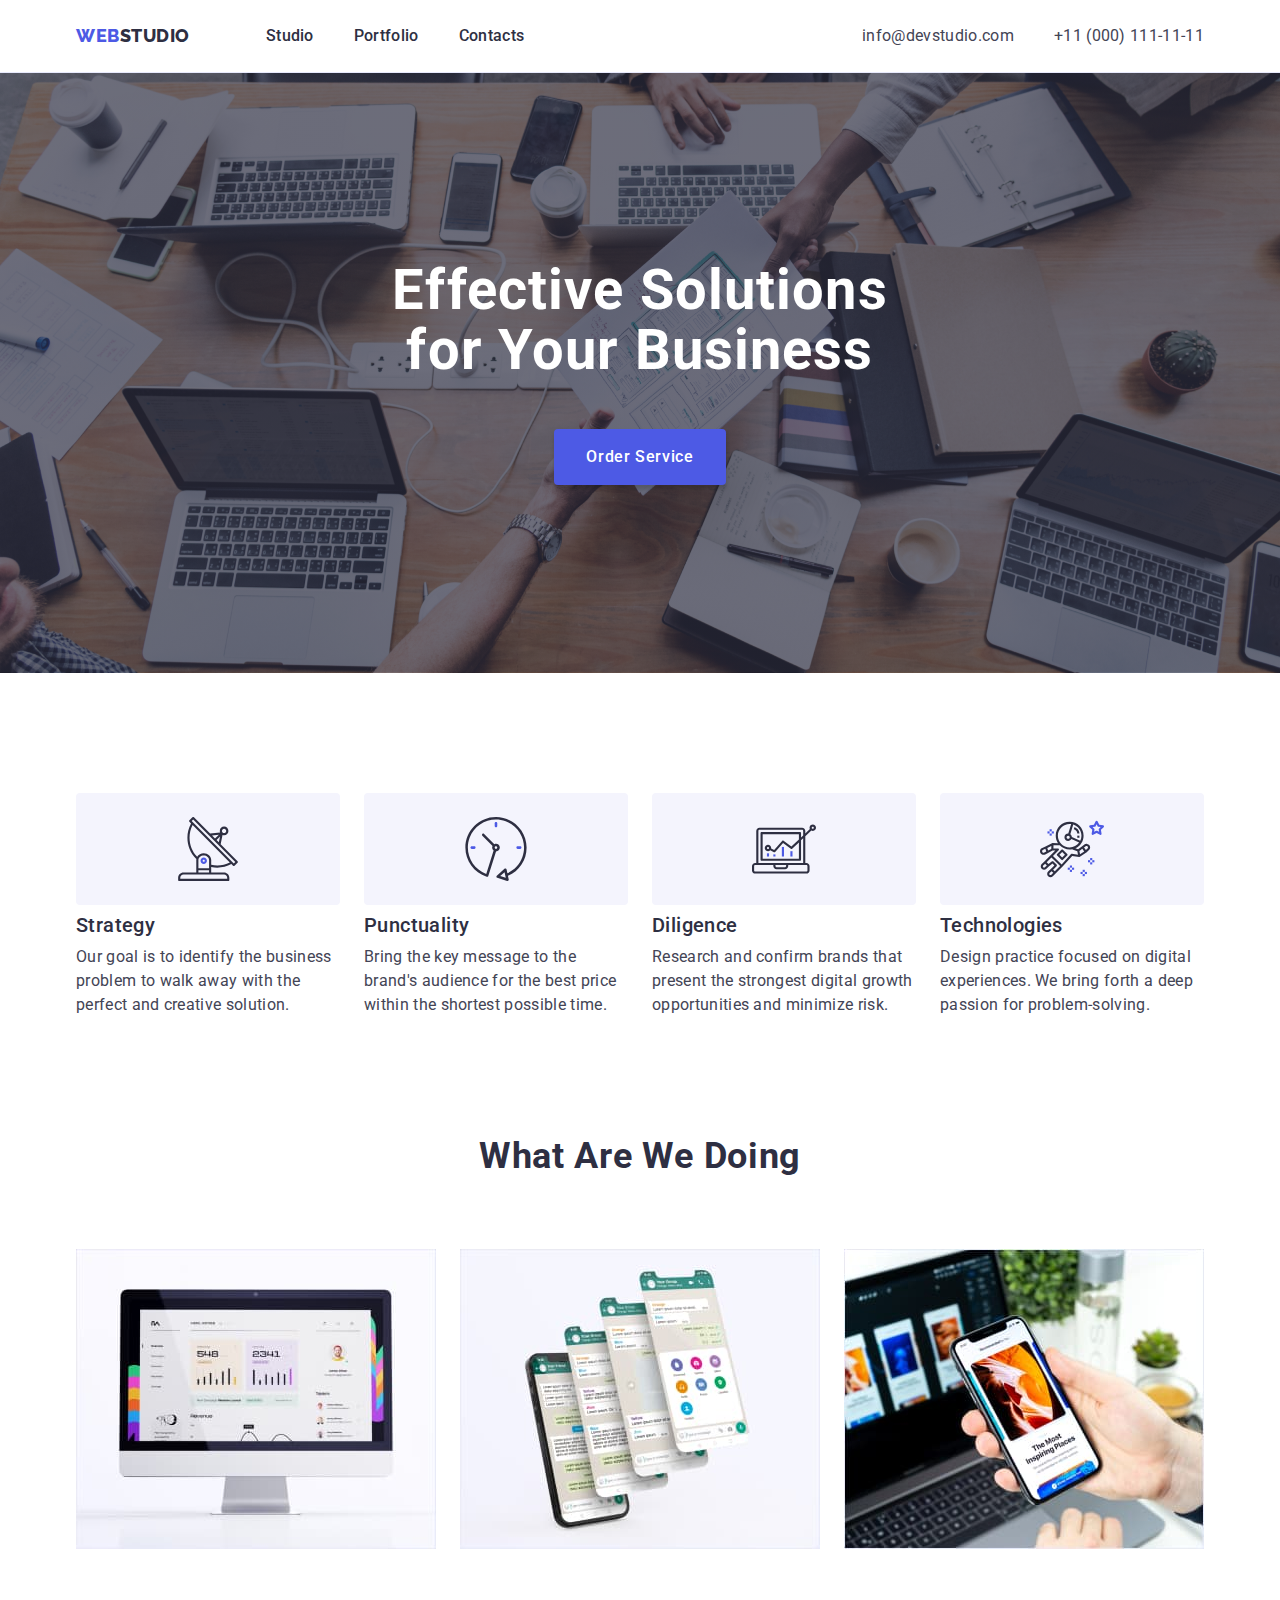
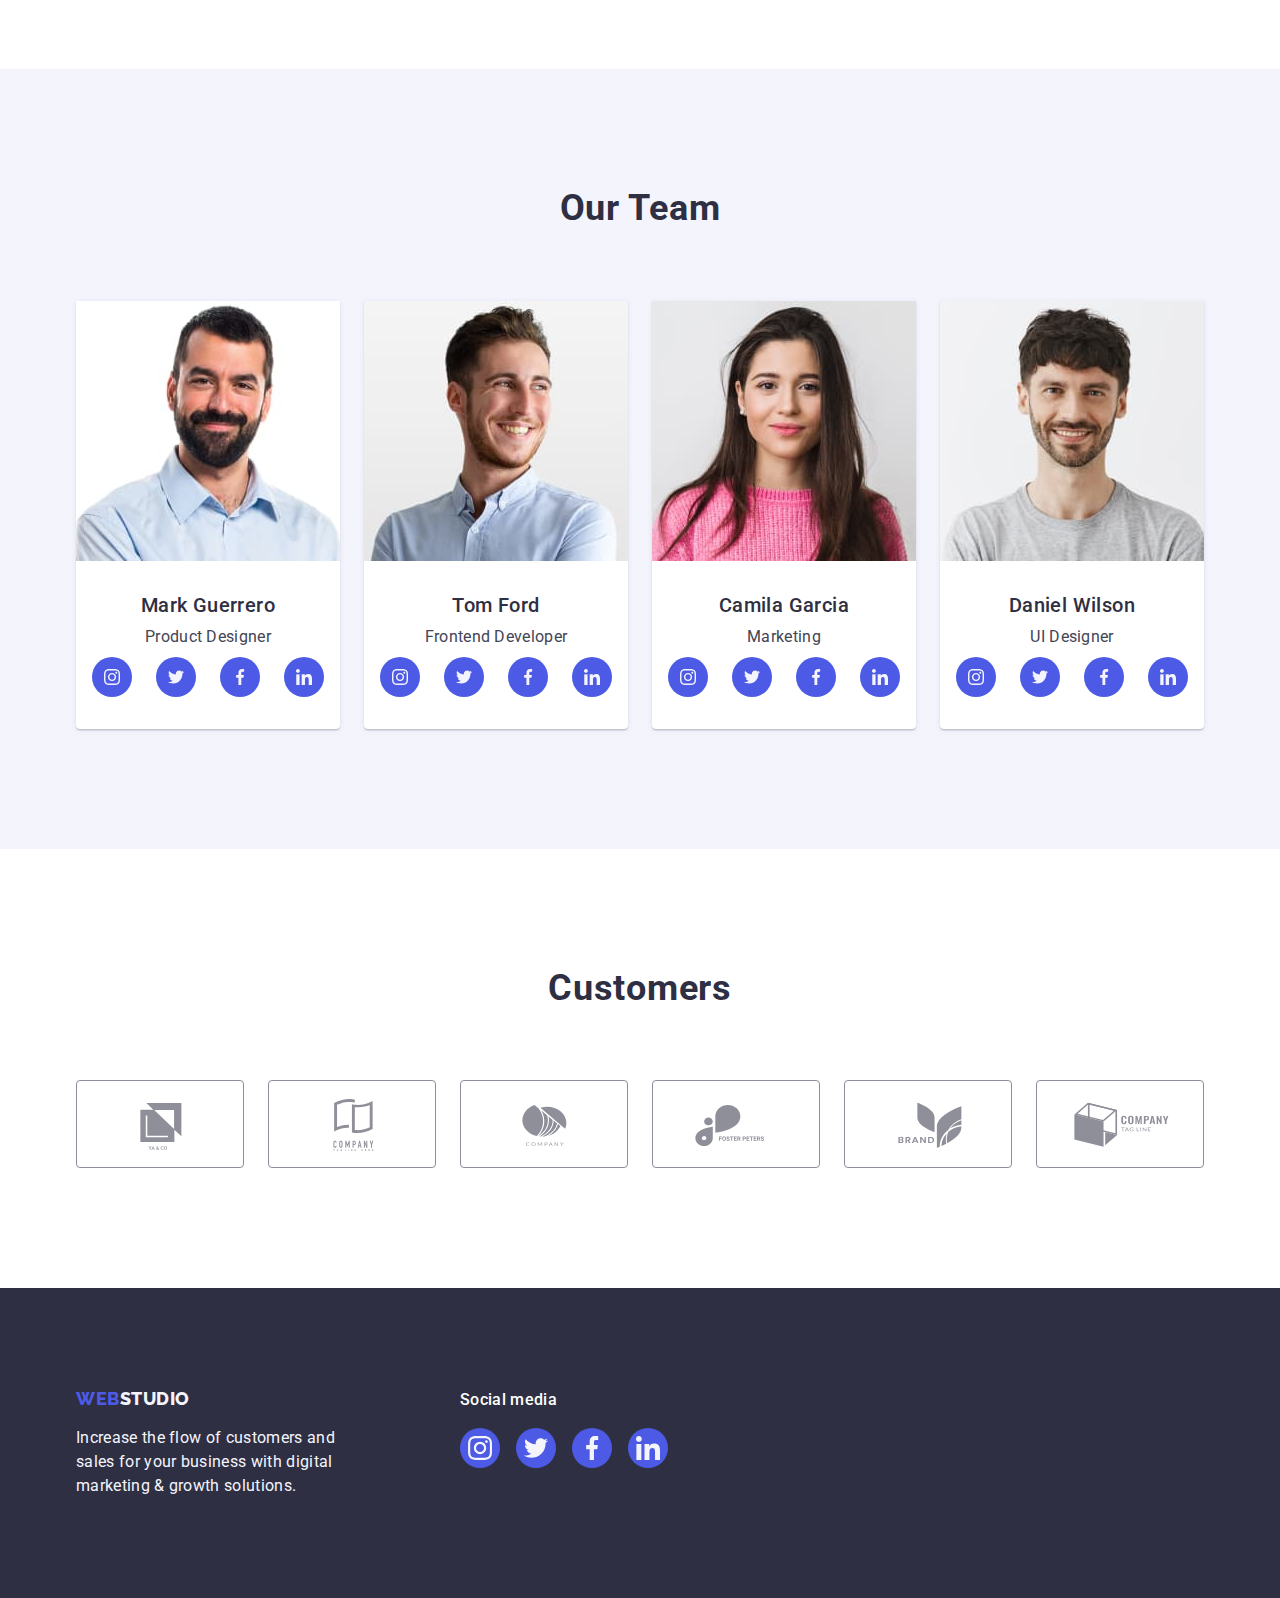
<file: index.html>
<!DOCTYPE html>
<html lang="en">
  <head>
    <meta charset="UTF-8" />
    <meta http-equiv="X-UA-Compatible" content="IE=edge" />
    <meta name="viewport" content="width=device-width, initial-scale=1.0" />
    <title>Document</title>
    <link
      rel="stylesheet"
      href="https://cdnjs.cloudflare.com/ajax/libs/modern-normalize/1.1.0/modern-normalize.min.css"
    />
    <link rel="stylesheet" href="./css/style.css" />
    <link rel="preconnect" href="https://fonts.googleapis.com" />
    <link rel="preconnect" href="https://fonts.gstatic.com" crossorigin />
    <link
      href="https://fonts.googleapis.com/css2?family=Raleway:wght@800&family=Roboto:wght@400;500;700;900&display=swap"
      rel="stylesheet"
    />
  </head>
  <body>
    <header class="page-header">
      <div class="container page-header-container">
        <nav class="menu-nav">
          <a class="logo link" href="./index.html"
            >Web<span class="logo-studio">Studio</span>
          </a>
          <ul class="nav-list list">
            <li class="nav-item">
              <a href="./index.html" class="nav-link link nav-link-container"
                >Studio</a
              >
            </li>
            <li class="nav-item">
              <a href="./portfolio.html" class="nav-link link">Portfolio</a>
            </li>
            <li class="nav-item">
              <a href="" class="nav-link link nav-link-container">Contacts</a>
            </li>
          </ul>
        </nav>
        <address class="top-contacts">
          <ul class="contact-list list">
            <li class="contact-item-post">
              <a href="mailto:info@devstudio.com" class="contact-link link"
                >info@devstudio.com</a
              >
            </li>

            <li class="contact-item-tel">
              <a href="tel:+110001111111" class="contact-link link"
                >+11 (000) 111-11-11</a
              >
            </li>
          </ul>
        </address>
      </div>
    </header>

    <main>
      <section class="main-haeder-block">
        <div class="container main-haeder-container">
          <h1 class="main-header">Effective Solutions for Your Business</h1>
          <button type="button" class="order-btn">Order Service</button>
        </div>
      </section>

      <section class="page-features">
        <div class="container">
          <h2 class="feature-heading-hidden visually-hidden">features</h2>
          <ul class="features-list list page-features-container">
            <li class="features-item">
              <div class="features-img-container">
                <svg
                  class="features-img"
                  width="64"
                  height="64"
                  aria-label="features logotype"
                >
                  <use href="./images/icons.svg#icon-antenna"></use>
                </svg>
              </div>
              <h3 class="feature-heading">Strategy</h3>
              <p class="feature-description">
                Our goal is to identify the business problem to walk away with
                the perfect and creative solution.
              </p>
            </li>

            <li class="features-item">
              <div class="features-img-container">
                <svg
                  class="features-img"
                  width="64"
                  height="64"
                  aria-label="features logotype"
                >
                  <use href="./images/icons.svg#icon-clock"></use>
                </svg>
              </div>
              <h3 class="feature-heading">Punctuality</h3>
              <p class="feature-description">
                Bring the key message to the brand's audience for the best price
                within the shortest possible time.
              </p>
            </li>

            <li class="features-item">
              <div class="features-img-container">
                <svg
                  class="features-img"
                  width="64"
                  height="64"
                  aria-label="features logotype"
                >
                  <use href="./images/icons.svg#icon-diagram"></use>
                </svg>
              </div>
              <h3 class="feature-heading">Diligence</h3>
              <p class="feature-description">
                Research and confirm brands that present the strongest digital
                growth opportunities and minimize risk.
              </p>
            </li>

            <li class="features-item">
              <div class="features-img-container">
                <svg
                  class="features-img"
                  width="64"
                  height="64"
                  aria-label="features logotype"
                >
                  <use href="./images/icons.svg#icon-astronaut-1"></use>
                </svg>
              </div>
              <h3 class="feature-heading">Technologies</h3>
              <p class="feature-description">
                Design practice focused on digital experiences. We bring forth a
                deep passion for problem-solving.
              </p>
            </li>
          </ul>
        </div>
      </section>

      <section class="what-are-we-doing">
        <div class="container">
          <h2 class="what-are-we-doing-text">What are we doing</h2>
          <ul class="what-are-we-doing-list list what-are-we-doing-container">
            <li class="what-are-we-doing-item">
              <img
                src="./images/what_are_we_doing/Rectangle_2.jpg"
                alt="The picture shows what we will do."
                width="360"
                height="300"
              />
            </li>

            <li class="what-are-we-doing-item">
              <img
                src="./images/what_are_we_doing/Rectangle_1.jpg"
                alt="The picture shows what we will do."
                width="360"
                height="300"
              />
            </li>

            <li class="what-are-we-doing-item">
              <img
                src="./images/what_are_we_doing/Rectangle.jpg"
                alt="The picture shows what we will do."
                width="360"
                height="300"
              />
            </li>
          </ul>
        </div>
      </section>

      <section class="our-team">
        <div class="container">
          <h2 class="our-team-heading">Our Team</h2>
          <ul class="our-team-list list our-team-container">
            <li class="our-team-item">
              <img
                src="./images/our_team/img_3.jpg"
                alt="Photo of a team member"
                width="264"
                height="260"
              />
              <div class="our-team-item-container">
                <h3 class="worker-name">Mark Guerrero</h3>
                <p class="employee-position">Product Designer</p>
                <ul class="social-link-container list">
                  <li class="social-link-item">
                    <a href="#" class="social-link"
                      ><svg
                        class="social-link-icon"
                        width="16"
                        height="16"
                        aria-label="instagram-icon"
                      >
                        <use href="./images/icons.svg#icon-instagram"></use>
                      </svg>
                    </a>
                  </li>
                  <li class="social-link-item">
                    <a href="#" class="social-link"
                      ><svg
                        class="social-link-icon"
                        width="16"
                        height="16"
                        aria-label="twiter-icon"
                      >
                        <use href="./images/icons.svg#icon-twitter"></use>
                      </svg>
                    </a>
                  </li>
                  <li class="social-link-item">
                    <a href="#" class="social-link"
                      ><svg
                        class="social-link-icon"
                        width="16"
                        height="16"
                        aria-label="facebook-icon"
                      >
                        <use href="./images/icons.svg#icon-facebook"></use>
                      </svg>
                    </a>
                  </li>
                  <li class="social-link-item">
                    <a href="#" class="social-link"
                      ><svg
                        class="social-link-icon"
                        width="16"
                        height="16"
                        aria-label="linkedin-icon"
                      >
                        <use href="./images/icons.svg#icon-linkedin"></use>
                      </svg>
                    </a>
                  </li>
                </ul>
              </div>
            </li>

            <li class="our-team-item">
              <img
                src="./images/our_team/img_2.jpg"
                alt="Photo of a team member"
                width="264"
                height="260"
              />
              <div class="our-team-item-container">
                <h3 class="worker-name">Tom Ford</h3>
                <p class="employee-position">Frontend Developer</p>
                <ul class="social-link-container list">
                  <li class="social-link-item">
                    <a href="#" class="social-link"
                      ><svg
                        class="social-link-icon"
                        width="16"
                        height="16"
                        aria-label="instagram-icon"
                      >
                        <use href="./images/icons.svg#icon-instagram"></use>
                      </svg>
                    </a>
                  </li>
                  <li class="social-link-item">
                    <a href="#" class="social-link"
                      ><svg
                        class="social-link-icon"
                        width="16"
                        height="16"
                        aria-label="twiter-icon"
                      >
                        <use href="./images/icons.svg#icon-twitter"></use>
                      </svg>
                    </a>
                  </li>
                  <li class="social-link-item">
                    <a href="#" class="social-link"
                      ><svg
                        class="social-link-icon"
                        width="16"
                        height="16"
                        aria-label="facebook-icon"
                      >
                        <use href="./images/icons.svg#icon-facebook"></use>
                      </svg>
                    </a>
                  </li>
                  <li class="social-link-item">
                    <a href="#" class="social-link"
                      ><svg
                        class="social-link-icon"
                        width="16"
                        height="16"
                        aria-label="linkedin-icon"
                      >
                        <use href="./images/icons.svg#icon-linkedin"></use>
                      </svg>
                    </a>
                  </li>
                </ul>
              </div>
            </li>

            <li class="our-team-item">
              <img
                src="./images/our_team/img_1.jpg"
                alt="Photo of a team member"
                width="264"
                height="260"
              />
              <div class="our-team-item-container">
                <h3 class="worker-name">Camila Garcia</h3>
                <p class="employee-position">Marketing</p>
                <ul class="social-link-container list">
                  <li class="social-link-item">
                    <a href="#" class="social-link"
                      ><svg
                        class="social-link-icon"
                        width="16"
                        height="16"
                        aria-label="instagram-icon"
                      >
                        <use href="./images/icons.svg#icon-instagram"></use>
                      </svg>
                    </a>
                  </li>
                  <li class="social-link-item">
                    <a href="#" class="social-link"
                      ><svg
                        class="social-link-icon"
                        width="16"
                        height="16"
                        aria-label="twiter-icon"
                      >
                        <use href="./images/icons.svg#icon-twitter"></use>
                      </svg>
                    </a>
                  </li>
                  <li class="social-link-item">
                    <a href="#" class="social-link"
                      ><svg
                        class="social-link-icon"
                        width="16"
                        height="16"
                        aria-label="facebook-icon"
                      >
                        <use href="./images/icons.svg#icon-facebook"></use>
                      </svg>
                    </a>
                  </li>
                  <li class="social-link-item">
                    <a href="#" class="social-link"
                      ><svg
                        class="social-link-icon"
                        width="16"
                        height="16"
                        aria-label="linkedin-icon"
                      >
                        <use href="./images/icons.svg#icon-linkedin"></use>
                      </svg>
                    </a>
                  </li>
                </ul>
              </div>
            </li>

            <li class="our-team-item">
              <img
                src="./images/our_team/img.jpg"
                alt="Photo of a team member"
                width="264"
                height="260"
              />
              <div class="our-team-item-container">
                <h3 class="worker-name">Daniel Wilson</h3>
                <p class="employee-position">UI Designer</p>
                <ul class="social-link-container list">
                  <li class="social-link-item">
                    <a href="#" class="social-link"
                      ><svg
                        class="social-link-icon"
                        width="16"
                        height="16"
                        aria-label="instagram-icon"
                      >
                        <use href="./images/icons.svg#icon-instagram"></use>
                      </svg>
                    </a>
                  </li>
                  <li class="social-link-item">
                    <a href="#" class="social-link"
                      ><svg
                        class="social-link-icon"
                        width="16"
                        height="16"
                        aria-label="twiter-icon"
                      >
                        <use href="./images/icons.svg#icon-twitter"></use>
                      </svg>
                    </a>
                  </li>
                  <li class="social-link-item">
                    <a href="#" class="social-link"
                      ><svg
                        class="social-link-icon"
                        width="16"
                        height="16"
                        aria-label="facebook-icon"
                      >
                        <use href="./images/icons.svg#icon-facebook"></use>
                      </svg>
                    </a>
                  </li>
                  <li class="social-link-item">
                    <a href="#" class="social-link"
                      ><svg
                        class="social-link-icon"
                        width="16"
                        height="16"
                        aria-label="linkedin-icon"
                      >
                        <use href="./images/icons.svg#icon-linkedin"></use>
                      </svg>
                    </a>
                  </li>
                </ul>
              </div>
            </li>
          </ul>
        </div>
      </section>

      <section class="customers">
        <div class="container">
          <h2 class="customers-title">Customers</h2>
          <ul class="customer-list list">
            <li class="customer-item">
              <a href="#" class="customer-link">
                <svg
                  class="customer-img"
                  width="104"
                  height="56"
                  aria-label="customers image"
                >
                  <use href="./images/icons.svg#icon-logo"></use>
                </svg>
              </a>
            </li>
            <li class="customer-item">
              <a href="#" class="customer-link">
                <svg
                  class="customer-img"
                  width="104"
                  height="56"
                  aria-label="customer image"
                >
                  <use href="./images/icons.svg#icon-logo-1"></use>
                </svg>
              </a>
            </li>
            <li class="customer-item">
              <a href="#" class="customer-link">
                <svg
                  class="customer-img"
                  width="104"
                  height="56"
                  aria-label="customer image"
                >
                  <use href="./images/icons.svg#icon-logo-2"></use>
                </svg>
              </a>
            </li>
            <li class="customer-item">
              <a href="#" class="customer-link">
                <svg
                  class="customer-img"
                  width="104"
                  height="56"
                  aria-label="customer image"
                >
                  <use href="./images/icons.svg#icon-logo-3"></use>
                </svg>
              </a>
            </li>
            <li class="customer-item">
              <a href="#" class="customer-link">
                <svg
                  class="customer-img"
                  width="104"
                  height="56"
                  aria-label="customer image"
                >
                  <use href="./images/icons.svg#icon-logo-4"></use>
                </svg>
              </a>
            </li>
            <li class="customer-item">
              <a href="#" class="customer-link">
                <svg
                  class="customer-img"
                  width="104"
                  height="56"
                  aria-label="customer image"
                >
                  <use href="./images/icons.svg#icon-logo-5"></use>
                </svg>
              </a>
            </li>
          </ul>
        </div>
      </section>
    </main>
    <footer class="footer-main-studio">
      <div class="container footer-main-studio-container">
        <div class="logo-slogan-container">
          <a class="link logo-footer-container" href="./index.html"
            >Web<span class="logo-studio-footer">Studio</span>
          </a>

          <p class="footer-text">
            Increase the flow of customers and sales for your business with
            digital marketing & growth solutions.
          </p>
        </div>
        <div class="footer-social-link-container">
          <p class="footer-social-link-title">Social media</p>
          <ul class="social-link-container social-link-container-size list">
            <li class="social-link-item">
              <a href="#" class="social-link social-link-footer"
                ><svg
                  class="social-link-icon"
                  width="24"
                  height="24"
                  aria-label="instagram-icon"
                >
                  <use href="./images/icons.svg#icon-instagram"></use>
                </svg>
              </a>
            </li>
            <li class="social-link-item">
              <a href="#" class="social-link social-link-footer"
                ><svg
                  class="social-link-icon"
                  width="24"
                  height="24"
                  aria-label="twiter-icon"
                >
                  <use href="./images/icons.svg#icon-twitter"></use>
                </svg>
              </a>
            </li>
            <li class="social-link-item">
              <a href="#" class="social-link social-link-footer"
                ><svg
                  class="social-link-icon"
                  width="24"
                  height="24"
                  aria-label="facebook-icon"
                >
                  <use href="./images/icons.svg#icon-facebook"></use>
                </svg>
              </a>
            </li>
            <li class="social-link-item">
              <a href="#" class="social-link social-link-footer"
                ><svg
                  class="social-link-icon"
                  width="24"
                  height="24"
                  aria-label="linkedin-icon"
                >
                  <use href="./images/icons.svg#icon-linkedin"></use>
                </svg>
              </a>
            </li>
          </ul>
        </div>
      </div>
    </footer>
  </body>
</html>
</file>
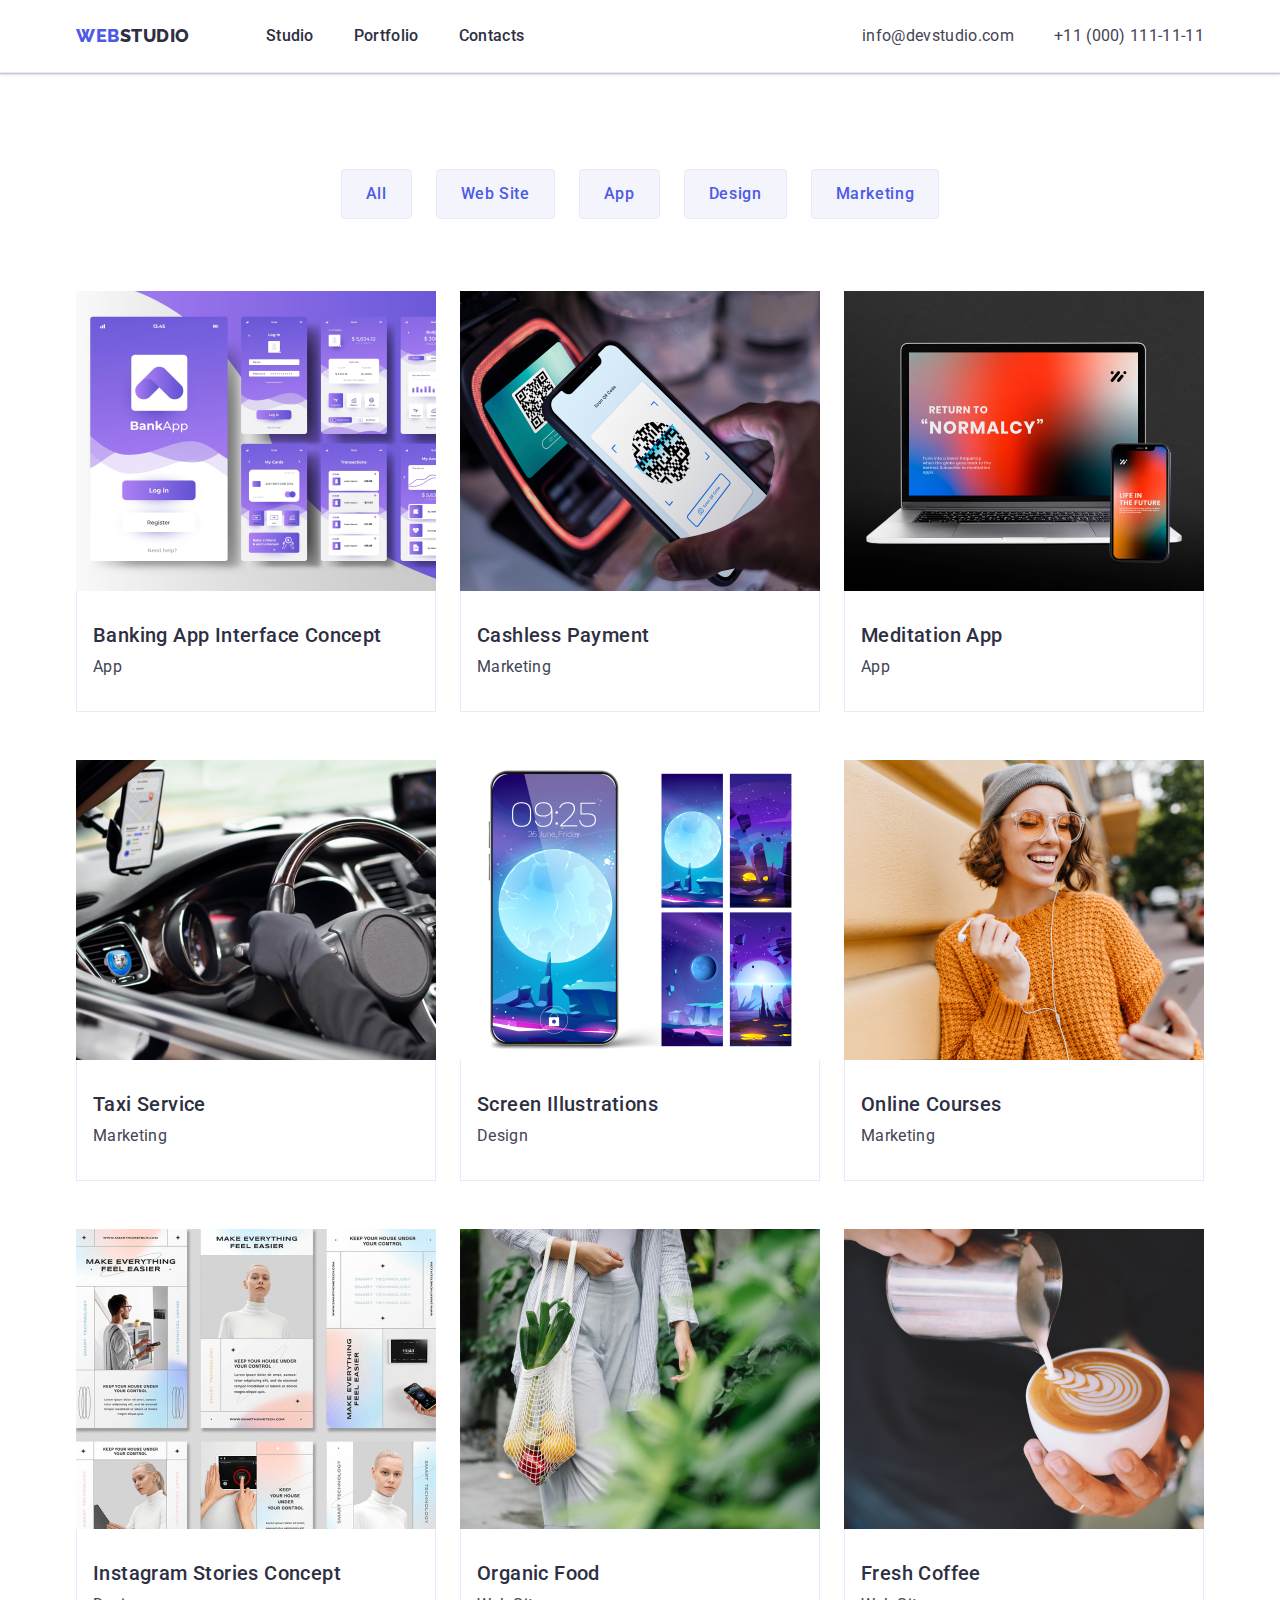
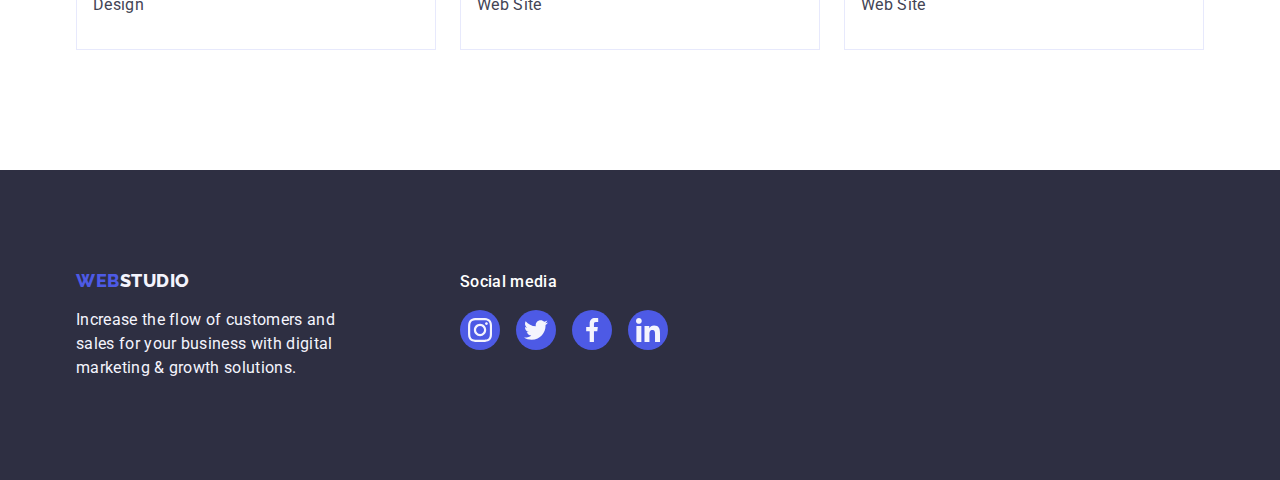
<file: portfolio.html>
<!DOCTYPE html>
<html lang="en">
  <head>
    <meta charset="UTF-8" />
    <meta http-equiv="X-UA-Compatible" content="IE=edge" />
    <meta name="viewport" content="width=device-width, initial-scale=1.0" />
    <title>Document</title>
    <link
      rel="stylesheet"
      href="https://cdnjs.cloudflare.com/ajax/libs/modern-normalize/1.1.0/modern-normalize.min.css"
    />
    <link rel="stylesheet" href="./css/style.css" />
    <link rel="preconnect" href="https://fonts.googleapis.com" />
    <link rel="preconnect" href="https://fonts.gstatic.com" crossorigin />
    <link
      href="https://fonts.googleapis.com/css2?family=Raleway:wght@800&family=Roboto:wght@400;500;700;900&display=swap"
      rel="stylesheet"
    />
  </head>
  <body>
    <header class="page-header">
      <div class="container page-header-container">
        <nav class="menu-nav">
          <a class="logo link" href="./index.html"
            >Web<span class="logo-studio">Studio</span>
          </a>
          <ul class="nav-list list">
            <li class="nav-item">
              <a href="./index.html" class="nav-link link nav-link-container"
                >Studio</a
              >
            </li>
            <li class="nav-item">
              <a href="./portfolio.html" class="nav-link link">Portfolio</a>
            </li>
            <li class="nav-item">
              <a href="" class="nav-link link nav-link-container">Contacts</a>
            </li>
          </ul>
        </nav>
        <address class="top-contacts">
          <ul class="contact-list list">
            <li class="contact-item-post">
              <a href="mailto:info@devstudio.com" class="contact-link link"
                >info@devstudio.com</a
              >
            </li>

            <li class="contact-item-tel">
              <a href="tel:+110001111111" class="contact-link link"
                >+11 (000) 111-11-11</a
              >
            </li>
          </ul>
        </address>
      </div>
    </header>

    <main>
      <section class="page-project-card">
        <div class="container">
          <h1 class="main-header-portfolio visually-hidden">Main content</h1>

          <ul class="filter-list list filter-list-container">
            <li class="filter-item">
              <button type="button" class="filter-btn">All</button>
            </li>
            <li class="filter-item">
              <button type="button" class="filter-btn">Web Site</button>
            </li>
            <li class="filter-item">
              <button type="button" class="filter-btn">App</button>
            </li>
            <li class="filter-item">
              <button type="button" class="filter-btn">Design</button>
            </li>
            <li class="filter-item">
              <button type="button" class="filter-btn">Marketing</button>
            </li>
          </ul>

          <ul class="project-card-list list project-card-list-container">
            <li class="first-row-project-card-item">
              <a href="#" class="row-project-text link">
                <img
                  src="./images/portfolio_photo/img-8.jpg"
                  alt="Photo of the application"
                  width="360"
                  height="300"
                />
                <div class="card-item-container">
                  <h2 class="project-card-name">
                    Banking App Interface Concept
                  </h2>
                  <p class="project-card-type">App</p>
                </div>
              </a>
            </li>

            <li class="first-row-project-card-item">
              <a href="#" class="row-project-text link">
                <img
                  src="./images/portfolio_photo/img-7.jpg"
                  alt="Photo of the application"
                  width="360"
                  height="300"
                />
                <div class="card-item-container">
                  <h2 class="project-card-name">Cashless Payment</h2>
                  <p class="project-card-type">Marketing</p>
                </div>
              </a>
            </li>

            <li class="first-row-project-card-item">
              <a href="#" class="row-project-text link">
                <img
                  src="./images/portfolio_photo/img-6.jpg"
                  alt="Photo of the application"
                  width="360"
                  height="300"
                />
                <div class="card-item-container">
                  <h2 class="project-card-name">Meditation App</h2>
                  <p class="project-card-type">App</p>
                </div>
              </a>
            </li>

            <li class="first-row-project-card-item">
              <a href="#" class="row-project-text link">
                <img
                  src="./images/portfolio_photo/img-5.jpg"
                  alt="Photo of the application"
                  width="360"
                  height="300"
                />
                <div class="card-item-container">
                  <h2 class="project-card-name">Taxi Service</h2>
                  <p class="project-card-type">Marketing</p>
                </div>
              </a>
            </li>

            <li class="first-row-project-card-item">
              <a href="#" class="row-project-text link">
                <img
                  src="./images/portfolio_photo/img-4.jpg"
                  alt="Design photo"
                  width="360"
                  height="300"
                />
                <div class="card-item-container">
                  <h2 class="project-card-name">Screen Illustrations</h2>
                  <p class="project-card-type">Design</p>
                </div>
              </a>
            </li>

            <li class="first-row-project-card-item">
              <a href="#" class="row-project-text link">
                <img
                  src="./images/portfolio_photo/img-3.jpg"
                  alt="Photos of the courses"
                  width="360"
                  height="300"
                />
                <div class="card-item-container">
                  <h2 class="project-card-name">Online Courses</h2>
                  <p class="project-card-type">Marketing</p>
                </div>
              </a>
            </li>

            <li class="first-row-project-card-item">
              <a href="#" class="row-project-text link">
                <img
                  src="./images/portfolio_photo/img-2.jpg"
                  alt="Photo of the application"
                  width="360"
                  height="300"
                />
                <div class="card-item-container">
                  <h2 class="project-card-name">Instagram Stories Concept</h2>
                  <p class="project-card-type">Design</p>
                </div>
              </a>
            </li>

            <li class="first-row-project-card-item">
              <a href="#" class="row-project-text link">
                <img
                  src="./images/portfolio_photo/img-1.jpg"
                  alt="Design photo"
                  width="360"
                  height="300"
                />
                <div class="card-item-container">
                  <h2 class="project-card-name">Organic Food</h2>
                  <p class="project-card-type">Web Site</p>
                </div>
              </a>
            </li>

            <li class="first-row-project-card-item">
              <a href="#" class="row-project-text link">
                <img
                  src="./images/portfolio_photo/img.jpg"
                  alt="Photos of the courses"
                  width="360"
                  height="300"
                />
                <div class="card-item-container">
                  <h2 class="project-card-name">Fresh Coffee</h2>
                  <p class="project-card-type">Web Site</p>
                </div>
              </a>
            </li>
          </ul>
        </div>
      </section>
    </main>

    <footer class="footer-main-studio">
      <div class="container footer-main-studio-container">
        <div class="logo-slogan-container">
          <a class="link logo-footer-container" href="./index.html"
            >Web<span class="logo-studio-footer">Studio</span>
          </a>

          <p class="footer-text">
            Increase the flow of customers and sales for your business with
            digital marketing & growth solutions.
          </p>
        </div>
        <div class="footer-social-link-container">
          <p class="footer-social-link-title">Social media</p>
          <ul class="social-link-container social-link-container-size list">
            <li class="social-link-item">
              <a href="#" class="social-link social-link-footer"
                ><svg
                  class="social-link-icon"
                  width="24"
                  height="24"
                  aria-label="instagram-icon"
                >
                  <use href="./images/icons.svg#icon-instagram"></use>
                </svg>
              </a>
            </li>
            <li class="social-link-item">
              <a href="#" class="social-link social-link-footer"
                ><svg
                  class="social-link-icon"
                  width="24"
                  height="24"
                  aria-label="twiter-icon"
                >
                  <use href="./images/icons.svg#icon-twitter"></use>
                </svg>
              </a>
            </li>
            <li class="social-link-item">
              <a href="#" class="social-link social-link-footer"
                ><svg
                  class="social-link-icon"
                  width="24"
                  height="24"
                  aria-label="facebook-icon"
                >
                  <use href="./images/icons.svg#icon-facebook"></use>
                </svg>
              </a>
            </li>
            <li class="social-link-item">
              <a href="#" class="social-link social-link-footer"
                ><svg
                  class="social-link-icon"
                  width="24"
                  height="24"
                  aria-label="linkedin-icon"
                >
                  <use href="./images/icons.svg#icon-linkedin"></use>
                </svg>
              </a>
            </li>
          </ul>
        </div>
      </div>
    </footer>
  </body>
</html>
</file>
<file: css/style.css>
/* ==========================  COMPONENTS  ========================== */

:root {
  --accent-color: #ffffff;
  --color-contact: #434455;
  --bckg-color-main: #2e2f42;
  --bckg-color-btn-portfolio: #f4f4fd;
  --bckg-customers-link:#8e8f99;
}

body {
  font-family: "Roboto", sans-serif;
  color: #434455;
  background-color: var(--accent-color);
}

.list {
  list-style: none;
}

.link {
  text-decoration: none;
}

button {
  cursor: pointer;
}

h1,
h2,
h3,
h4,
p {
  margin-top: 0;
  margin-bottom: 0;
}

ul,
ol {
  margin-top: 0;
  margin-bottom: 0;
  padding-left: 0;
}

img {
  display: block;
}

.container {
  width: 1158px;
  margin-left: auto;
  margin-right: auto;
  padding-left: 15px;
  padding-right: 15px;
}

.visually-hidden {
  position: absolute;
  white-space: nowrap;
  width: 1px;
  height: 1px;
  overflow: hidden;
  border: 0;
  padding: 0;
  clip: rect(0 0 0 0);
  clip-path: inset(50%);
  margin: -1px;
}

/* ==========================  /COMPONENTS  ========================== */

/* ==========================  HEADER  ========================== */
.page-header {
  border-bottom: 1px solid #e7e9fc;
  box-shadow: 0px 2px 1px rgba(46, 47, 66, 0.08),
    0px 1px 1px rgba(46, 47, 66, 0.16), 0px 1px 6px rgba(46, 47, 66, 0.08);
}

.page-header-container {
  display: flex;
  align-items: center;
}

.menu-nav {
  display: flex;
  align-items: center;
}

.logo {
  font-family: "Raleway", sans-serif;
  font-weight: 800;
  font-size: 18px;
  line-height: 1.17;

  letter-spacing: 0.03em;
  text-transform: uppercase;
  color: #4d5ae5;
  margin-right: 76px;
}

.logo-studio {
  font-family: "Raleway", sans-serif;
  font-weight: 800;
  font-size: 18px;
  line-height: 1.16;

  letter-spacing: 0.03em;
  text-transform: uppercase;
  color: #2e2f42;
}

.nav-list {
  display: flex;
  align-items: center;
  gap: 40px;
}

/* .nav-item-container{
  margin-right: 0;
} */

.nav-link {
  font-weight: 500;
  font-size: 16px;
  line-height: 1.5;
  display: block;
  letter-spacing: 0.02em;
  color: #2e2f42;
  padding: 24px 0;
}

.nav-link-container {
  padding: 24px 0;
}

.nav-link:hover,
.nav-link:focus {
  color: #404bbf;
}

.top-contacts {
  font-style: normal;
  margin-left: auto;
}

.contact-link {
  color: var(--color-contact);
}

.contact-link:hover,
.contact-link:focus {
  color: #404bbf;
}

.contact-list {
  font-weight: 400;
  font-size: 16px;
  line-height: 1.5;
  letter-spacing: 0.02em;
  color: #434455;
  display: flex;
  align-items: center;
}

.contact-item-post {
  margin-right: 40px;
}

/* ==========================  /HEADER  ========================== */

/* ==========================  MAIN  ========================== */

/* ==========================  MAIN HEADER  ========================== */

.main-haeder-block {
  background-color: var(--bckg-color-main);
  font-weight: 700;
  font-size: 56px;
  line-height: 1.07;
  text-align: center;
  letter-spacing: 0.02em;
  color: #ffffff;
  padding: 188px 0;
  background-image: linear-gradient(rgba(46, 47, 66, 0.7), rgba(46, 47, 66, 0.7)), url(../images/background-page-header/people-office.jpg);
  max-width: 1440px;
  background-repeat: no-repeat;
  background-position: center;
  background-size: cover;
  margin: 0 auto;
}

.main-haeder-container {
}

.main-header {
  font-weight: 700;
  font-size: 56px;
  line-height: 1.07;
  text-align: center;
  letter-spacing: 0.02em;
  color: #ffffff;
  max-width: 496px;
  margin: 0 auto;
}

.order-btn {
  font-family: "Roboto", sans-serif;
  font-weight: 500;
  font-size: 16px;
  line-height: 1.5;
  display: block;
  margin-top: 48px;
  letter-spacing: 0.04em;
  color: #ffffff;
  background: #4d5ae5;
  box-shadow: 0px 4px 4px rgba(0, 0, 0, 0.15);
  border-radius: 4px;
  padding: 16px 32px 16px 32px;
  min-width: 169px;
  height: 56px;
  border: none;
  margin-left: auto;
  margin-right: auto;
}

.order-btn:hover,
.order-btn:focus {
  background-color: #404bbf;
}

/* ==========================  /MAIN HEADER  ========================== */

/* ==========================  FEATURES  ========================== */
.page-features {
  padding: 120px 0;
}
.page-features-container {
  display: flex;
  align-items: center;
  gap: 24px;
}

.features-item {
  width: calc((100% - 72px) / 4);
}

.features-img-container {
  display: flex;
  align-items: center;
  justify-content: center;
  background: #f4f4fd;
  border-radius: 4px;
  margin-bottom: 8px;
  height: 112px;
  
}

.features-img {
  margin-left: auto;
  margin-right: auto;
  margin-top: 24px;
  margin-bottom: 24px;
}

.feature-heading {
  font-weight: 500;
  font-size: 20px;
  line-height: 1.2;
  letter-spacing: 0.02em;
  color: #2e2f42;
  margin-bottom: 8px;
}

.feature-description {
  font-weight: 400;
  font-size: 16px;
  line-height: 1.5;
  letter-spacing: 0.02em;
  color: #434455;
}

/* ==========================  /FEATURES  ========================== */

/* ==========================  WHAT ARE YOU WE DOING  ========================== */

.what-are-we-doing {
  padding-bottom: 120px;
}

.what-are-we-doing-text {
  font-weight: 700;
  font-size: 36px;
  line-height: 1.11;
  text-align: center;
  letter-spacing: 0.02em;
  text-transform: capitalize;
  color: #2e2f42;
  margin-bottom: 72px;
}

.what-are-we-doing-container {
  display: flex;
  align-items: center;
  gap: 24px;
}
/* ==========================  /WHAT ARE YOU WE DOING  ========================== */

/* ==========================  OUR TEAM  ========================== */

.our-team {
  background-color: #f4f4fd;
  padding: 120px 0;
}

.our-team-flex-container {
  padding-top: 32px;
  padding-bottom: 32px;
}

.our-team-container {
  display: flex;
  align-items: center;
  gap: 24px;
  flex-basis: calc((100% - 72) / 4);
}

.our-team-heading {
  font-weight: 700;
  font-size: 36px;
  line-height: 1.11;
  text-align: center;
  letter-spacing: 0.02em;
  text-transform: capitalize;
  color: var(--bckg-color-main);
  margin-bottom: 72px;
}

.our-team-item-container {
  padding: 32px 0px;
  
}

.our-team-item {
  background: #FFFFFF;
    box-shadow: 0px 1px 6px rgba(46, 47, 66, 0.08), 0px 1px 1px rgba(46, 47, 66, 0.16), 0px 2px 1px rgba(46, 47, 66, 0.08);
    border-radius: 0px 0px 4px 4px;
}

.worker-name {
  font-weight: 500;
  font-size: 20px;
  line-height: 1.2;
  text-align: center;
  letter-spacing: 0.02em;
  color: #2e2f42;
  margin-bottom: 8px;
}

.employee-position {
  font-weight: 400;
  font-size: 16px;
  line-height: 1.5;
  text-align: center;
  letter-spacing: 0.02em;
  color: #434455;
}

.social-link-container {
  display: flex;
  justify-content: center;
  gap: 24px;
  margin-top: 8px;
}

.social-link {
  display: flex;
  justify-content: center;
  align-items: center;
  width: 40px;
  height: 40px;
  background: #4d5ae5;
  border-radius: 50%;
}

.social-link:hover,
.social-link:focus {
  background: #404bbf;
}

.social-link-icon {
  fill: #f4f4fd;
}
/* ==========================  /OUR TEAM  ========================== */

/* ==========================  CUSTOMERS  ========================== */

.customers{
padding:120px 0;
}

.customer-item{
width: calc((100% - 120px) / 6);
height:88px;
}
.customers-title {
  font-weight: 700;
  font-size: 36px;
  line-height: 1.1;
  text-align: center;
  letter-spacing: 0.02em;
  text-transform: capitalize;
  color: #2e2f42;
  margin-bottom: 72px;
}

.customer-list {
  display: flex;
  justify-content: center;
  align-items: center;
  gap: 24px;
}

.customer-link {
  border: 1px solid #8e8f99;
  border-radius: 4px;
  width: 100%;
  height: 100%;
  display: flex;
  align-items: center;
  justify-content: center;
  color: var(--bckg-customers-link);
}

.customer-link:hover,
.customer-link:focus{
  border-color:#404bbf;
  color: #404bbf;
}

.customer-img {
  fill:currentColor;
}
/* ==========================  /CUSTOMERS  ========================== */

/* ==========================  /MAIN  ========================== */

/* ==========================  FOOTER  ========================== */

.footer-main-studio {
  background-color: var(--bckg-color-main);
  padding: 100px 0;
}

.footer-main-studio-container{
  display: flex;
  align-items: baseline;
}
.logo-slogan-container{
  margin-right: 120px;
}
.footer-text {
  font-weight: 400;
  font-size: 16px;
  line-height: 1.5;
  letter-spacing: 0.02em;
  color: #f4f4fd;
  width: 264px;
}

.logo-footer-container {
  display: inline-block;
  font-family: "Raleway", sans-serif;
  font-weight: 800;
  font-size: 18px;
  line-height: 1.17;
  letter-spacing: 0.03em;
  text-transform: uppercase;
  color: #4d5ae5;
  margin-bottom: 16px;
}

.logo-studio-footer {
  font-family: "Raleway", sans-serif;
  font-weight: 800;
  font-size: 18px;
  line-height: 1.16;
  letter-spacing: 0.03em;
  text-transform: uppercase;
  color: #f4f4fd;
}

.footer-social-link-title{
    font-weight: 500;
    font-size: 16px;
    line-height: 1.5;
    letter-spacing: 0.02em;
    color: #FFFFFF;
    margin-bottom: 16px;
}

.footer-social-link-container{
  
}

.social-link-container-size{

gap: 16px;
}

.social-link-footer:hover,
.social-link-footer:focus{
  background-color: #31d0aa;

}

/* ==========================  /FOOTER  ========================== */

/* ################################# Portfolio ########################################### */

/* ==========================  PROJECT CARD  ========================== */

/* ==========================  FILTER LIST  ========================== */

.filter-list {
  margin-bottom: 72px;
}

.filter-list-container {
  display: flex;
  align-items: center;
  gap: 24px;
  justify-content: center;
}

.filter-btn {
  background-color: var(--bckg-color-btn-portfolio);
  font-family: "Roboto", sans-serif;
  font-weight: 500;
  font-size: 16px;
  line-height: 1.5;
  border: 1px solid #e7e9fc;
  border-radius: 4px;
  text-align: center;
  letter-spacing: 0.04em;
  color: #4d5ae5;
  padding: 12px 24px 12px 24px;
}

.filter-btn:hover,
.filter-btn:focus {
  background-color: #404bbf;
  color: #ffffff;
  border: 1px solid transparent;
  box-shadow: 0px 3px 1px rgba(0, 0, 0, 0.1), 0px 2px 1px rgba(0, 0, 0, 0.08), 0px 2px 2px rgba(0, 0, 0, 0.12);
    border-radius: 4px;
}

/* ==========================  /FILTER LIST  ========================== */

/* ==========================  PROJECT CARD LIST  ========================== */
.page-project-card {
  padding: 96px 0 120px;
}

.row-project-text{
  display: block;
}
.row-project-text:hover,
.row-project-text:focus{
  box-shadow: 0px 1px 6px rgba(46, 47, 66, 0.08), 0px 1px 1px rgba(46, 47, 66, 0.16), 0px 2px 1px rgba(46, 47, 66, 0.08);
}
.project-card-name {
  font-weight: 500;
  font-size: 20px;
  line-height: 1.2;
  letter-spacing: 0.02em;
  color: var(--bckg-color-main);
  margin-bottom: 8px;
}

.project-card-type {
  font-weight: 400;
  font-size: 16px;
  line-height: 1.5;
  letter-spacing: 0.02em;
  color: #434455;
}

.project-card-list-container {
  display: flex;
  align-items: center;
  flex-wrap: wrap;
  column-gap: 24px;
  row-gap: 48px;
  flex-basis: calc((100% - 48) / 3);
}

.card-item-container {
  padding: 32px 16px;
  border: 1px solid #e7e9fc;
  border-top: none;
}
/* ==========================  PROJECT CARD LIST  ========================== */

/* ==========================  /PROJECT CARD  ========================== */
</file>
